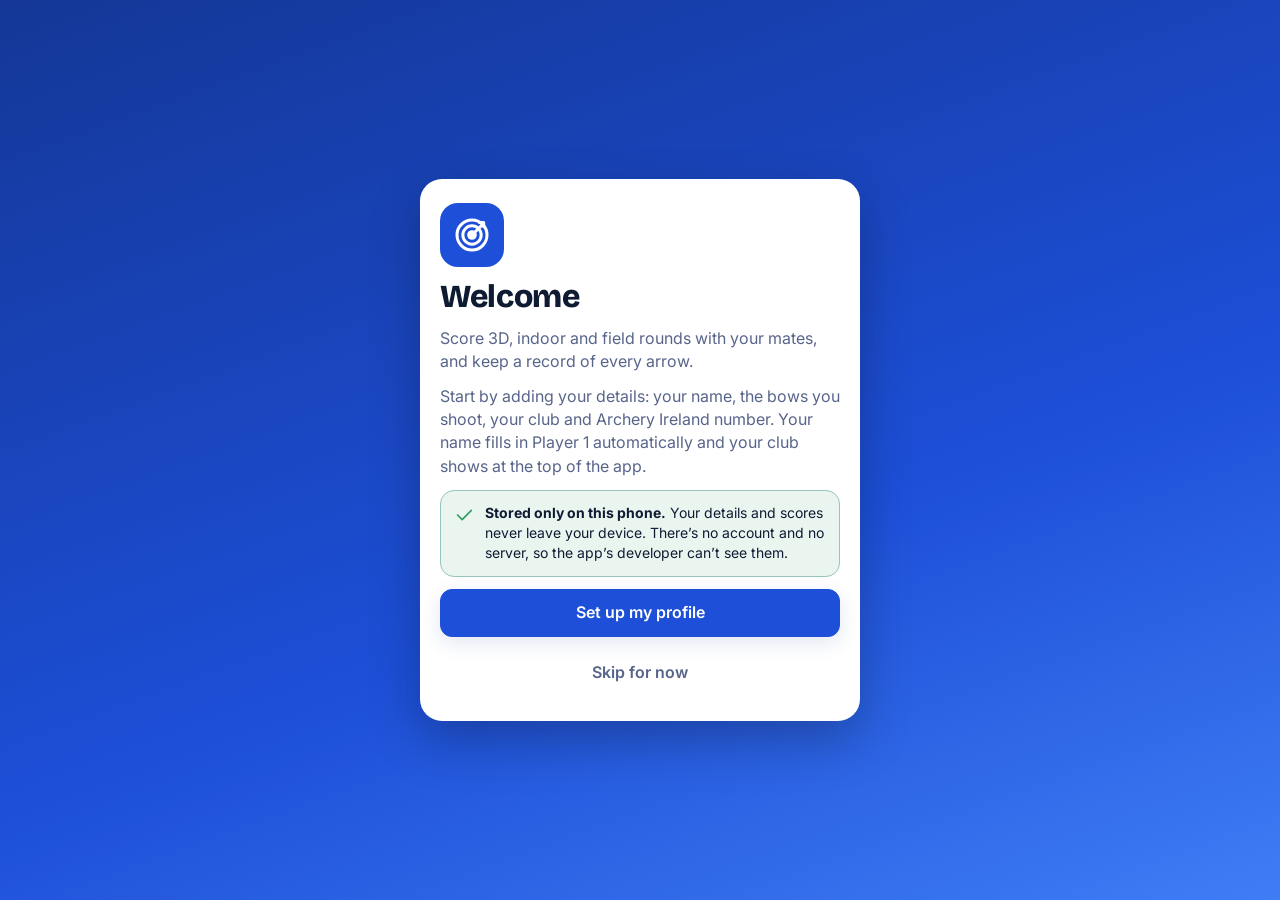
<file: index.html>
<!doctype html>
<html lang="en">
<head>
<meta charset="utf-8">
<meta name="viewport" content="width=device-width, initial-scale=1, viewport-fit=cover">
<meta name="theme-color" content="#1d4fd8">
<title>Archery App</title>
<meta name="application-name" content="Archery App">
<meta name="apple-mobile-web-app-title" content="Archery App">
<meta name="apple-mobile-web-app-capable" content="yes">
<meta name="mobile-web-app-capable" content="yes">
<meta name="description" content="Free offline archery scoring: 3D, indoor and field rounds, club games, sight mark charts and progress. Your data stays on your phone.">
<link rel="manifest" href="manifest.webmanifest">
<link rel="apple-touch-icon" href="icon.png">
<link rel="stylesheet" href="src/app.css">
</head>
<body>
<div id="app"></div>
<script type="module" src="src/app.js"></script>
<script>
if ('serviceWorker' in navigator) navigator.serviceWorker.register('sw.js').catch(() => {});
</script>
</body>
</html>
</file>
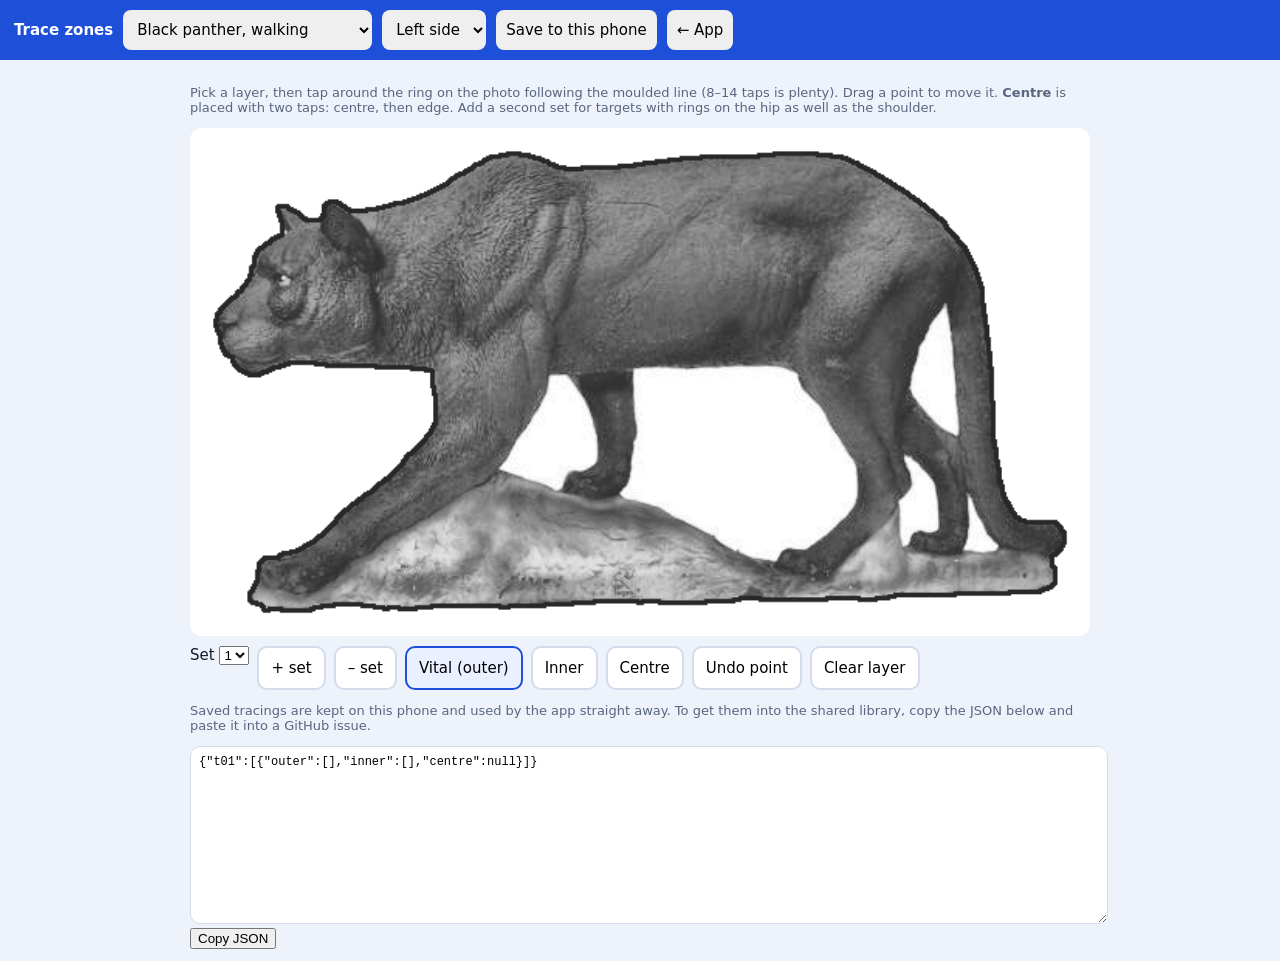
<file: tools/trace.html>
<!doctype html>
<html lang="en"><head><meta charset="utf-8"><meta name="viewport" content="width=device-width,initial-scale=1">
<title>Trace zones · Archery App</title>
<style>
body{margin:0;font:15px system-ui;background:#eef2fa;color:#121a2e}
.bar{background:#1d4fd8;color:#fff;padding:10px 14px;display:flex;gap:10px;align-items:center;flex-wrap:wrap}
.bar select,.bar button{min-height:40px;border-radius:8px;border:0;padding:0 10px;font:inherit}
.wrap{padding:12px;max-width:900px;margin:0 auto}
.stage{position:relative;background:#fff;border-radius:12px;overflow:hidden;touch-action:none;user-select:none}
.stage img{display:block;width:100%;pointer-events:none}
.stage svg{position:absolute;inset:0;width:100%;height:100%}
.stage svg *{vector-effect:non-scaling-stroke}
.vital{fill:#4a8de0;fill-opacity:.35;stroke:#222;stroke-width:1}.inner{fill:#e0494a;fill-opacity:.4;stroke:#222;stroke-width:1}.centre{fill:#f2c94c;fill-opacity:.6;stroke:#222;stroke-width:1}
.pt{fill:#fff;stroke:#111;stroke-width:1.5}.pt.active{fill:#1d4fd8}
.tools{display:flex;gap:8px;flex-wrap:wrap;margin:10px 0}
.tools button{min-height:44px;border-radius:10px;border:2px solid #d3dbec;background:#fff;padding:0 12px;font:inherit}
.tools button.on{border-color:#1d4fd8;background:#eaf0ff}
textarea{width:100%;height:160px;font:12px ui-monospace,monospace;border-radius:10px;border:1px solid #d3dbec;padding:8px}
.hint{color:#5a6680;font-size:13px}
</style></head><body>
<div class="bar"><b>Trace zones</b>
  <select id="target"></select><select id="face"></select>
  <button id="save">Save to this phone</button><button id="back" onclick="location.href='../index.html'">← App</button></div>
<div class="wrap">
  <p class="hint">Pick a layer, then tap around the ring on the photo following the moulded line (8–14 taps is plenty). Drag a point to move it. <b>Centre</b> is placed with two taps: centre, then edge. Add a second set for targets with rings on the hip as well as the shoulder.</p>
  <div class="stage" id="stage"><img id="img" alt=""><svg id="svg" viewBox="0 0 100 100" preserveAspectRatio="none"></svg></div>
  <div class="tools">
    <span>Set <select id="set"></select></span><button id="addset">+ set</button><button id="delset">– set</button>
    <button data-layer="outer" class="on">Vital (outer)</button><button data-layer="inner">Inner</button><button data-layer="centre">Centre</button>
    <button id="undo">Undo point</button><button id="clear">Clear layer</button>
  </div>
  <p class="hint">Saved tracings are kept on this phone and used by the app straight away. To get them into the shared library, copy the JSON below and paste it into a GitHub issue.</p>
  <textarea id="out" readonly></textarea>
  <button id="copy">Copy JSON</button>
</div>
<script type="module">
const $=s=>document.querySelector(s);
const LIB=await fetch('../targets/targets.json').then(r=>r.json());
const local=JSON.parse(localStorage.getItem('wa.zones.local')||'{}');
let T=LIB.targets[0],F=T.faces[0],setI=0,layer='outer',drag=null;
function sets(){ const k=F.id; if(!local[k]) local[k]=structuredClone(F.sets||[]); if(!local[k].length) local[k].push({outer:[],inner:[],centre:null}); return local[k]; }
function fillSelects(){ $('#target').innerHTML=LIB.targets.map(t=>`<option value="${t.id}" ${t.id===T.id?'selected':''}>${t.name}</option>`).join('');
  $('#face').innerHTML=T.faces.map(f=>`<option value="${f.id}" ${f.id===F.id?'selected':''}>${f.label}</option>`).join('');
  $('#set').innerHTML=sets().map((_,i)=>`<option value="${i}" ${i===setI?'selected':''}>${i+1}</option>`).join(''); }
function path(p){const n=p.length;if(n<3)return'';let d=`M${p[0][0]},${p[0][1]}`;for(let i=0;i<n;i++){const a=p[(i-1+n)%n],b=p[i],c=p[(i+1)%n],e=p[(i+2)%n];d+=` C${b[0]+(c[0]-a[0])/6},${b[1]+(c[1]-a[1])/6} ${c[0]-(e[0]-b[0])/6},${c[1]-(e[1]-b[1])/6} ${c[0]},${c[1]}`;}return d+'Z';}
function draw(){ $('#img').src='../'+F.photo; const svg=$('#svg'); let s='';
  sets().forEach((st,i)=>{ const act=i===setI; if(st.outer?.length>2) s+=`<path class="vital" d="${path(st.outer)}"/>`; if(st.inner?.length>2) s+=`<path class="inner" d="${path(st.inner)}"/>`; if(st.centre) s+=`<ellipse class="centre" cx="${st.centre.cx}" cy="${st.centre.cy}" rx="${st.centre.rx}" ry="${st.centre.ry}"/>`;
    if(act&&layer!=='centre') (st[layer]||[]).forEach((p,j)=>s+=`<circle class="pt ${j===(st[layer].length-1)?'active':''}" data-j="${j}" cx="${p[0]}" cy="${p[1]}" r="1.3"/>`); });
  svg.innerHTML=s; $('#out').value=JSON.stringify({[F.id]:sets()},null,0); fillSelects(); }
function pos(e){const r=$('#stage').getBoundingClientRect();const t=e.touches?e.touches[0]:e;return [Math.round((t.clientX-r.left)/r.width*1000)/10,Math.round((t.clientY-r.top)/r.height*1000)/10];}
let pendingCentre=null;
$('#stage').addEventListener('pointerdown',e=>{ const st=sets()[setI]; const [x,y]=pos(e);
  if(e.target.classList.contains('pt')){drag=+e.target.dataset.j;return;}
  if(layer==='centre'){ if(!pendingCentre){pendingCentre=[x,y];st.centre={cx:x,cy:y,rx:1,ry:1};} else {const dx=Math.abs(x-pendingCentre[0]),dy=Math.abs(y-pendingCentre[1]);const r=Math.max(dx,dy,0.8);st.centre={cx:pendingCentre[0],cy:pendingCentre[1],rx:Math.max(dx,0.8),ry:Math.max(dy,0.8)};if(dx<0.5||dy<0.5){st.centre.rx=r;st.centre.ry=r*0.85;}pendingCentre=null;} }
  else { st[layer]=st[layer]||[]; st[layer].push([x,y]); }
  draw(); });
$('#stage').addEventListener('pointermove',e=>{ if(drag==null)return; const st=sets()[setI]; st[layer][drag]=pos(e); draw(); });
window.addEventListener('pointerup',()=>drag=null);
document.querySelectorAll('[data-layer]').forEach(b=>b.onclick=()=>{layer=b.dataset.layer;pendingCentre=null;document.querySelectorAll('[data-layer]').forEach(x=>x.classList.toggle('on',x===b));draw();});
$('#undo').onclick=()=>{const st=sets()[setI]; if(layer==='centre'){st.centre=null;pendingCentre=null;} else st[layer]?.pop(); draw();};
$('#clear').onclick=()=>{const st=sets()[setI]; if(layer==='centre')st.centre=null; else st[layer]=[]; draw();};
$('#addset').onclick=()=>{sets().push({outer:[],inner:[],centre:null});setI=sets().length-1;draw();};
$('#delset').onclick=()=>{if(sets().length>1){sets().splice(setI,1);setI=0;draw();}};
$('#set').onchange=e=>{setI=+e.target.value;draw();};
$('#target').onchange=e=>{T=LIB.targets.find(t=>t.id===e.target.value);F=T.faces[0];setI=0;draw();};
$('#face').onchange=e=>{F=T.faces.find(f=>f.id===e.target.value);setI=0;draw();};
$('#save').onclick=()=>{localStorage.setItem('wa.zones.local',JSON.stringify(local));alert('Saved on this phone. The app will use these zones.');};
$('#copy').onclick=async()=>{try{await navigator.clipboard.writeText($('#out').value);alert('Copied');}catch{ $('#out').select(); }};
draw();
</script></body></html>
</file>
<file: src/app.css>
@import url('https://fonts.googleapis.com/css2?family=Bricolage+Grotesque:opsz,wght@12..96,500;12..96,700;12..96,800&family=Inter:wght@400;500;600&display=swap');
/* Identity: a 3D course in the woods. Deep "peg blue" brand, sky/mist surfaces, the four peg colours as accents,
   animal cut-outs as artwork, and a chunky display face. */
:root{
  --bg:#e9eff8;--bg2:#dfe7f4;--panel:#ffffff;--fg:#0f1b33;--muted:#58658a;--line:#cfd9ec;
  --brand:#1d4fd8;--brand-deep:#123aa6;--accent:#1d4fd8;--brand-text:#1d4fd8;--danger:#b3261e;--danger-fill:#b3261e;--brand-ink:#fff;--sky:#bcd4ff;
  --peg-red:#e0494a;--peg-blue:#2f6fe0;--peg-white:#f6f7fb;--peg-yellow:#f2c94c;
  --centre:#f2c94c;--inner:#e0494a;--vital:#4a8de0;--body:#8a93a8;
  --ok:#2f9e62;
  --display:"Bricolage Grotesque",Inter,system-ui,sans-serif;--body-font:Inter,system-ui,-apple-system,Segoe UI,Roboto,sans-serif;
  --tap:48px;--r:16px;--shadow:0 6px 20px rgba(18,58,166,.10);
}
@media (prefers-color-scheme:dark){:root:not([data-theme="light"]){--danger:#ff8a80;--bg:#0c1426;--bg2:#101b33;--panel:#172442;--fg:#e8eefc;--muted:#9cabd0;--line:#26365c;--brand:#3b6ff0;--brand-deep:#1d4fd8;--sky:#1e3a7a;--shadow:0 6px 20px rgba(0,0,0,.35);color-scheme:dark}}
:root[data-theme="dark"]{--danger:#ff8a80;--bg:#0c1426;--bg2:#101b33;--panel:#172442;--fg:#e8eefc;--muted:#9cabd0;--line:#26365c;--brand:#3b6ff0;--brand-deep:#1d4fd8;--sky:#1e3a7a;--shadow:0 6px 20px rgba(0,0,0,.35);color-scheme:dark}
:root[data-theme="light"]{color-scheme:light}
*{box-sizing:border-box;-webkit-tap-highlight-color:transparent}
html,body{margin:0;min-height:100%}
body{background:var(--bg);color:var(--fg);font:16px/1.45 var(--body-font);padding-top:env(safe-area-inset-top);padding-bottom:env(safe-area-inset-bottom)}
button,input,select,textarea{font:inherit}
button{cursor:pointer;border:1px solid var(--line);background:var(--panel);color:var(--fg);border-radius:12px;min-height:var(--tap);padding:0 14px;font-weight:600}
button.primary{background:var(--brand);color:var(--brand-ink);border-color:var(--brand);box-shadow:var(--shadow)}
button.ghost{background:transparent;border-color:transparent;color:var(--muted)}
button:disabled{opacity:.45}
input,select{min-height:var(--tap);border:1px solid var(--line);border-radius:12px;padding:0 12px;background:var(--panel);color:var(--fg);width:100%}
h1,h2,h3{margin:0;line-height:1.1;font-family:var(--display)}
h1{font-size:30px;font-weight:800;letter-spacing:-.01em}
h2{font-size:22px;font-weight:700}
h3{font-size:13px;color:var(--muted);font-weight:700;text-transform:uppercase;letter-spacing:.1em;font-family:var(--body-font)}
.ic{display:inline-flex;width:22px;height:22px;flex:none;vertical-align:middle}.ic svg{width:100%;height:100%}
.ic.lg{width:30px;height:30px}.ic.xl{width:40px;height:40px}
/* top bar */
.topbar{position:sticky;top:0;z-index:5;background:linear-gradient(180deg,var(--brand-deep),var(--brand));color:#fff;display:flex;align-items:center;gap:8px;padding:10px 12px;min-height:60px;box-shadow:0 2px 12px rgba(0,0,0,.15)}
.topbar button{background:rgba(255,255,255,.12);border:0;color:#fff;min-height:40px;width:40px;padding:0;border-radius:10px;display:inline-flex;align-items:center;justify-content:center}
.topbar .title{flex:1;font-family:var(--display);font-weight:700;font-size:19px;line-height:1.1}
.topbar .sub{font-size:12px;opacity:1;font-weight:500;font-family:var(--body-font)}
.page{padding:14px 16px 96px;max-width:720px;margin:0 auto;display:flex;flex-direction:column;gap:14px}
.card{background:var(--panel);border:1px solid var(--line);border-radius:var(--r);padding:14px;display:flex;flex-direction:column;gap:10px}
.row{display:flex;gap:10px;align-items:center;flex-wrap:wrap}.row>*{flex:1}
.grid{display:grid;gap:10px}.grid.c2{grid-template-columns:1fr 1fr}.grid.c3{grid-template-columns:1fr 1fr 1fr}
.tile{min-height:72px;display:flex;flex-direction:column;align-items:center;justify-content:center;gap:4px;text-align:center;padding:12px 10px;border-radius:var(--r);font-weight:700;font-family:var(--display);font-size:17px}
.tile small{font-weight:500;color:var(--muted);font-size:12px;font-family:var(--body-font)}
.tile img{height:64px;max-width:100%;object-fit:contain}
.tile .ic{color:var(--brand-text)}
.pill{display:inline-block;padding:3px 10px;border-radius:999px;font-size:12px;font-weight:600;background:var(--bg2)}
.muted{color:var(--muted)}
.big{font-size:34px;font-weight:800;letter-spacing:-.02em;font-variant-numeric:tabular-nums;font-family:var(--display)}
.bottombar{position:fixed;left:0;right:0;bottom:0;background:var(--panel);border-top:1px solid var(--line);padding:10px 16px calc(10px + env(safe-area-inset-bottom));display:flex;gap:10px;z-index:5}
.bottombar>*{flex:1}
.list{display:flex;flex-direction:column;gap:8px}
.item{display:flex;align-items:center;gap:10px;padding:10px 12px;border:1px solid var(--line);border-radius:14px;background:var(--panel)}
.item .n{width:32px;height:32px;border-radius:50%;background:var(--brand);color:#fff;display:flex;align-items:center;justify-content:center;font-weight:800;font-size:14px;flex:none;font-family:var(--display)}
.item .t{flex:1;min-width:0}.item .t small{display:block;color:var(--muted)}
/* HOME hero */
.hero{position:relative;overflow:hidden;border-radius:22px;background:linear-gradient(160deg,var(--brand-deep) 0%,var(--brand) 55%,var(--accent) 100%);color:#fff;padding:22px 18px 18px;min-height:220px;box-shadow:var(--shadow)}
.hero::before{content:"";position:absolute;inset:auto -20% -55% -20%;height:70%;background:radial-gradient(ellipse at 50% 100%,rgba(255,255,255,.22),transparent 60%)}
.hero .rings{position:absolute;right:-40px;top:-40px;width:220px;height:220px;opacity:.18}
.hero .rings circle{fill:none;stroke:#fff;stroke-width:2}
.hero h1{font-size:34px;color:#fff;max-width:14ch}
.hero p{margin:6px 0 0;opacity:1;max-width:30ch;font-size:14px}
.hero .animals{display:flex;gap:6px;margin-top:14px;align-items:flex-end;height:72px;overflow:hidden}
.hero .animals img{height:72px;width:auto;filter:brightness(0) invert(1);opacity:.92;flex:none}
.cta{display:flex;align-items:center;gap:14px;background:var(--panel);border-radius:18px;padding:14px 16px;border:1px solid var(--line);box-shadow:var(--shadow);text-align:left;min-height:84px}
.cta .ic{color:var(--brand-text)}
.cta b{font-family:var(--display);font-size:20px;font-weight:800;display:block}
.cta small{color:var(--muted)}
.pegs{display:flex;gap:6px}.pegs i{width:10px;height:22px;border-radius:3px 3px 1px 1px;display:inline-block}
.pegs .r{background:var(--peg-red)}.pegs .b{background:var(--peg-blue)}.pegs .w{background:var(--peg-white);border:1px solid #bbb}.pegs .y{background:var(--peg-yellow)}
.stats{display:grid;grid-template-columns:repeat(3,1fr);gap:10px}
.stat{background:var(--panel);border:1px solid var(--line);border-radius:14px;padding:10px 12px}
.stat .v{font-family:var(--display);font-weight:800;font-size:24px;line-height:1;font-variant-numeric:tabular-nums}
.stat .k{font-size:11px;color:var(--muted);text-transform:uppercase;letter-spacing:.08em;font-weight:600;margin-top:4px}
/* games picker cards */
textarea{border:1px solid var(--line);border-radius:12px;padding:10px 12px;background:var(--panel);color:var(--fg);width:100%;resize:vertical;min-height:72px}
.goalbar{display:flex;gap:10px;align-items:flex-start;padding:10px 12px;border-radius:12px;background:color-mix(in srgb,var(--brand) 10%,var(--panel));border:1px solid color-mix(in srgb,var(--brand) 40%,var(--line))}
.goalbar .ic{color:var(--brand-text);flex:none;margin-top:2px}
.goalbar small{display:block;font-size:11px;font-weight:700;letter-spacing:.06em;text-transform:uppercase;color:var(--muted)}
.goalbar span{display:block;font-size:14px;overflow-wrap:anywhere}
.gamecard{display:flex;gap:12px;align-items:center;padding:12px;border:2px solid var(--line);border-radius:16px;background:var(--panel);cursor:pointer}
.gamecard.on{border-color:var(--brand);background:color-mix(in srgb,var(--brand) 8%,var(--panel))}
.gamecard .ic{color:var(--brand-text)}
.gamecard b{font-family:var(--display);font-size:17px;display:block}
.gamecard small{color:var(--muted)}
.gamecard .chk{margin-left:auto;width:26px;height:26px;border-radius:50%;border:2px solid var(--line);display:flex;align-items:center;justify-content:center;color:#fff;flex:none}
.gamecard.on .chk{background:var(--brand);border-color:var(--brand)}
.gamecard.on .chk .ic{color:#fff;width:16px;height:16px}
.seg{display:flex;border:1px solid var(--line);border-radius:12px;overflow:hidden}
.seg button{flex:1;border:0;border-radius:0;min-height:44px}
.seg button.on{background:var(--brand);color:#fff}
/* diagram */
.diagram{position:relative;width:100%;background:#fff;border-radius:var(--r);overflow:hidden;border:1px solid var(--line)}
.diagram .stage{position:relative}
.diagram img{display:block;width:100%;height:auto}
.diagram svg{position:absolute;inset:0;width:100%;height:100%}
.diagram .z-vital{fill:var(--vital);fill-opacity:.42;stroke:#222;stroke-width:.6}
.diagram .z-inner{fill:var(--inner);fill-opacity:.5;stroke:#222;stroke-width:.6}
.diagram .z-centre{fill:var(--centre);fill-opacity:.7;stroke:#222;stroke-width:.6}
.diagram .arrow{fill:#111;stroke:#fff;stroke-width:.5}
.legend{display:flex;flex-wrap:wrap;justify-content:center;gap:6px 14px;padding:8px 10px;border-top:1px solid var(--line);background:#f6f8fc;font-size:12px;font-weight:600;color:#222}
.legend i{display:inline-block;width:12px;height:12px;border-radius:3px;margin-right:6px;vertical-align:-1px;border:1px solid #444}
.notrace{padding:6px 10px;font-size:12px;color:#555;background:#f6f8fc;text-align:center}
.zones{display:grid;grid-template-columns:repeat(5,minmax(0,1fr));gap:6px}
.zones button{min-height:66px;border:0;display:flex;flex-direction:column;align-items:center;justify-content:center;gap:0;padding:6px 2px;font-family:var(--display);color:#fff;box-shadow:inset 0 -3px 0 rgba(0,0,0,.18)}
.zones button b{font-size:26px;line-height:1;font-weight:800}
.zones button small{font-weight:600;font-size:11px;opacity:.95;font-family:var(--body-font);text-transform:uppercase;letter-spacing:.04em;margin-top:3px}
.zones .centre{background:var(--centre);color:#1a1a1a}.zones .inner{background:var(--inner)}.zones .vital{background:var(--vital)}.zones .body{background:var(--body)}.zones .miss{background:#3a3f4d}
.zones button:active{transform:translateY(2px);box-shadow:none}
.player{display:flex;align-items:center;gap:8px;padding:8px 0;border-top:1px solid var(--line)}.player:first-child{border-top:0}
.player .name{flex:1;font-weight:700}
.player .arrows{display:flex;gap:4px}
.player .arrows span{width:30px;height:30px;border-radius:8px;display:flex;align-items:center;justify-content:center;font-size:12px;font-weight:800;background:var(--bg2)}
.player .score{min-width:40px;text-align:right;font-weight:800;font-variant-numeric:tabular-nums;font-family:var(--display);font-size:20px}
table{width:100%;border-collapse:collapse;font-variant-numeric:tabular-nums}
td,th{padding:8px 6px;border-bottom:1px solid var(--line);text-align:left}
th{font-size:11px;color:var(--muted);text-transform:uppercase;letter-spacing:.06em}
td.num,th.num{text-align:right}
.crown{color:var(--centre)}
.search{position:sticky;top:60px;z-index:4;background:var(--bg);padding:6px 0}
.toast{position:fixed;left:50%;bottom:96px;transform:translateX(-50%);background:#111;color:#fff;padding:10px 16px;border-radius:18px;max-width:calc(100vw - 32px);width:max-content;text-align:center;pointer-events:none;font-size:14px;z-index:9;opacity:0;transition:opacity .2s}
.toast.show{opacity:1}
/* progress */
.spark{width:100%;height:120px;display:block}
.spark .grid{stroke:var(--line);stroke-width:1}
.spark .line{fill:none;stroke:var(--brand);stroke-width:2.5;stroke-linejoin:round;stroke-linecap:round}
.spark .area{fill:var(--brand);fill-opacity:.12}
.spark .dot{fill:var(--brand);stroke:var(--panel);stroke-width:2}
.spark text{font-size:10px;fill:var(--muted)}
.bars{display:flex;gap:4px;height:14px;border-radius:7px;overflow:hidden;background:var(--bg2)}
.bars i{display:block;height:100%}
.delta{font-weight:700}.delta.up{color:var(--ok)}.delta.down{color:var(--danger)}
@media (prefers-reduced-motion:no-preference){.hero .animals img{animation:drift 14s linear infinite}@keyframes drift{from{transform:translateX(0)}to{transform:translateX(-6px)}}}

/* settings points table: fits a phone, no sideways scroll */
.pts{table-layout:fixed}
.pts td,.pts th{padding:6px 4px}
.pts th:first-child,.pts td:first-child{width:38%}
.pts input{width:100%;min-height:44px;padding:0 6px;text-align:right;font-weight:700;font-variant-numeric:tabular-nums}
.zdot{display:inline-block;width:10px;height:10px;border-radius:50%;margin-right:8px;vertical-align:-1px;border:1px solid rgba(0,0,0,.25)}

.player.up{background:color-mix(in srgb,var(--brand) 10%,var(--panel));margin:0 -14px;padding:8px 14px;border-radius:12px}
.player .ord{width:22px;height:22px;border-radius:50%;background:var(--bg2);color:var(--muted);font-size:12px;font-weight:800;display:flex;align-items:center;justify-content:center;flex:none}
.player.up .ord{background:var(--brand);color:#fff}
.player .upnow{display:inline-block;width:max-content;margin-top:2px;padding:1px 7px;border-radius:999px;background:var(--brand);font-size:11px;color:#fff;font-weight:700;text-transform:uppercase;letter-spacing:.06em}

/* round-in-progress card */
.live{background:var(--panel);border:1px solid var(--line);border-radius:var(--r);padding:14px;display:flex;flex-direction:column;gap:12px;box-shadow:var(--shadow);position:relative;overflow:hidden}
.live::before{content:"";position:absolute;left:0;top:0;bottom:0;width:5px;background:linear-gradient(var(--peg-red),var(--peg-blue),var(--peg-yellow))}
.live-head{display:flex;align-items:center;gap:12px}
.live-badge{width:48px;height:48px;border-radius:14px;background:var(--brand);color:#fff;display:flex;align-items:center;justify-content:center;flex:none}
.live-badge .ic{color:#fff}
.live-title{font-family:var(--display);font-weight:800;font-size:19px;line-height:1.1}
.live-sub{color:var(--muted);font-size:13px;margin-top:2px}
.live-dot{width:10px;height:10px;border-radius:50%;background:var(--ok);box-shadow:0 0 0 4px color-mix(in srgb,var(--ok) 25%,transparent);flex:none}
@media (prefers-reduced-motion:no-preference){.live-dot{animation:pulse 1.6s ease-in-out infinite}@keyframes pulse{0%,100%{box-shadow:0 0 0 3px color-mix(in srgb,var(--ok) 30%,transparent)}50%{box-shadow:0 0 0 7px color-mix(in srgb,var(--ok) 0%,transparent)}}}
.live-players{display:flex;gap:6px;flex-wrap:wrap}
.live-players .pill{background:color-mix(in srgb,var(--brand) 12%,var(--panel));color:var(--fg)}
.live-prog{display:flex;align-items:center;gap:10px;font-size:13px;color:var(--muted)}
.live-prog .bar{flex:1;height:8px;border-radius:4px;background:var(--bg2);overflow:hidden}
.live-prog .bar i{display:block;height:100%;background:var(--brand);border-radius:4px}

.rowbtns{display:flex;gap:0;flex:none}
.rowbtns button{min-height:40px;width:32px;padding:0}

/* pegs */
.pegdot{display:inline-block;width:10px;height:10px;border-radius:50%;vertical-align:-1px;margin-right:4px;border:1px solid rgba(0,0,0,.25)}
.peg-red{background:var(--peg-red)}.peg-blue{background:var(--peg-blue)}.peg-white{background:var(--peg-white)}.peg-yellow{background:var(--peg-yellow)}
.pegsum{display:flex;flex-wrap:wrap;gap:4px 10px;font-size:12px;color:var(--muted);margin-top:2px}
.pegedit{display:flex;flex-direction:column;gap:8px;margin-top:8px;padding-top:10px;border-top:1px solid var(--line)}
.pegrow{display:grid;grid-template-columns:14px 56px 1fr 1fr;align-items:center;gap:8px}
.pegrow .pegname{font-weight:600;font-size:14px}
.pegrow input{min-height:42px}
.rowbtns button.on{color:var(--brand-text)}

.rowtap{display:flex;align-items:center;gap:10px;flex:1;min-width:0;cursor:pointer}

/* profile */
.avatar{width:40px;height:40px;border-radius:50%!important;padding:0!important;overflow:hidden;background:rgba(0,0,0,.22)!important;color:#fff;font-weight:800;font-family:var(--display);display:inline-flex;align-items:center;justify-content:center;border:2px solid rgba(255,255,255,.6)!important}
.avatar img{width:100%;height:100%;object-fit:cover;display:block}
.avatar.xl{width:112px;height:112px;border:3px solid var(--brand)!important;background:var(--bg2)!important;color:var(--brand-text);cursor:pointer}
.fld{display:flex;flex-direction:column;gap:4px}.fld>span{font-size:12px;font-weight:600;color:var(--muted);text-transform:uppercase;letter-spacing:.06em}
.pb{display:flex;align-items:center;gap:10px;padding:8px 0;border-top:1px solid var(--line)}
.pb b{display:block;font-size:14px}.pb small{color:var(--muted);font-size:12px}
.pbk{width:34px;height:34px;border-radius:10px;background:color-mix(in srgb,var(--brand) 12%,var(--panel));color:var(--brand-text);display:flex;align-items:center;justify-content:center;flex:none}
.pbv{font-family:var(--display);font-weight:800;font-size:22px;text-align:right;flex:none}.pbv small{display:block;font-family:var(--body-font);font-weight:500}
/* discipline cards */
.disc{display:flex;align-items:center;gap:14px;text-align:left;padding:14px;border-radius:18px;min-height:76px;box-shadow:var(--shadow)}
.disc b{display:block;font-family:var(--display);font-size:20px;font-weight:800}.disc small{color:var(--muted);font-weight:500;font-size:13px}
.disc-ic{width:48px;height:48px;border-radius:14px;background:var(--brand);color:#fff;display:flex;align-items:center;justify-content:center;flex:none}.disc-ic .ic{color:#fff}
.disc-go{color:var(--muted);transform:scaleX(-1);flex:none}
/* target faces */
.face{display:block;max-width:100%;height:auto;touch-action:manipulation;user-select:none}
.facewrap{background:var(--panel);border:1px solid var(--line);border-radius:var(--r);padding:10px;display:flex;flex-direction:column;align-items:center;gap:6px}
.facewrap .face{width:min(100%,360px)}
.facepreview{display:flex;align-items:center;gap:14px}
.tset{display:grid;grid-template-columns:auto 1fr;gap:10px 12px;align-items:center}
.tset>span{font-size:13px;font-weight:600;color:var(--muted)}
.seg.wrap{flex-wrap:wrap}.seg.wrap button{min-width:56px;padding:0 8px}
.stepper{display:flex;align-items:center;gap:0;border:1px solid var(--line);border-radius:12px;overflow:hidden;width:max-content}
.stepper button{border:0;border-radius:0;width:48px;font-size:22px}.stepper b{min-width:44px;text-align:center;font-family:var(--display);font-size:20px}
.vbtns{display:grid;gap:6px;grid-template-columns:repeat(6,minmax(0,1fr))}
.vbtns.n5{grid-template-columns:repeat(5,minmax(0,1fr))}.vbtns.n6{grid-template-columns:repeat(6,minmax(0,1fr))}.vbtns.n7{grid-template-columns:repeat(7,minmax(0,1fr))}.vbtns.n8{grid-template-columns:repeat(4,minmax(0,1fr))}.vbtns.n11{grid-template-columns:repeat(6,minmax(0,1fr))}
.vbtn{min-height:52px;min-width:0;padding:0;border:0;font-family:var(--display);font-size:20px;font-weight:800;color:#111;box-shadow:inset 0 -3px 0 rgba(0,0,0,.18)}
.vbtn:active{transform:translateY(2px);box-shadow:none}
.vx,.v10,.v9{background:#f6d23c}.v8,.v7{background:#e2483d;color:#fff}.v6,.v5{background:#3aa3e8;color:#0f1b33}.v4,.v3{background:#22252b;color:#fff}.v2,.v1{background:#fff;border:1px solid #bbb}.vm{background:#6b7280;color:#fff}
.player .arrows span.vc{border:0}
.endgrid{display:grid;gap:4px 8px;font-variant-numeric:tabular-nums;font-size:14px;text-align:center}
.endgrid span{padding:4px 0;border-radius:6px;cursor:pointer}.endgrid span:not(.muted):hover{background:var(--bg2)}

.sch-spot .v6{background:#3aa3e8;color:#0f1b33}
.sch-wafield .vx,.sch-wafield .v6,.sch-wafield .v5{background:#f6d23c;color:#111}
.sch-wafield .v4,.sch-wafield .v3,.sch-wafield .v2,.sch-wafield .v1{background:#22252b;color:#fff;border:0}
.sch-ifaa .vx{background:#fff;color:#111;border:1px solid #bbb}.sch-ifaa .v5,.sch-ifaa .v3{background:#22252b;color:#fff}.sch-ifaa .v4{background:#fff;color:#111;border:1px solid #bbb}

.bowsel{flex:0 0 120px;width:120px;padding:0 8px;font-size:14px}
.bowtag{display:inline-block;font-size:11px;font-weight:700;color:var(--muted);text-transform:uppercase;letter-spacing:.05em;margin-left:6px}
.player .name .bowtag{display:block;margin-left:0}
.sch-wa10c .v10,.sch-spotc .v10{background:#f6d23c;color:#111}

/* coloured arrow chips on the indoor/field score rows */
.player .arrows span.vc.vx,.player .arrows span.vc.v10,.player .arrows span.vc.v9{background:#f6d23c;color:#111}
.player .arrows span.vc.v8,.player .arrows span.vc.v7{background:#e2483d;color:#fff}
.player .arrows span.vc.v6,.player .arrows span.vc.v5{background:#3aa3e8;color:#0f1b33}
.player .arrows span.vc.v4,.player .arrows span.vc.v3{background:#22252b;color:#fff}
.player .arrows span.vc.v2,.player .arrows span.vc.v1{background:#fff;color:#111;box-shadow:inset 0 0 0 1px #bbb}
.player .arrows span.vc.vm{background:#6b7280;color:#fff}
.sch-wafield .player .arrows span.vc.v6,.sch-wafield .player .arrows span.vc.v5{background:#f6d23c;color:#111}
.sch-wafield .player .arrows span.vc.v4,.sch-wafield .player .arrows span.vc.v3,.sch-wafield .player .arrows span.vc.v2,.sch-wafield .player .arrows span.vc.v1{background:#22252b;color:#fff;box-shadow:none}
.sch-ifaa .player .arrows span.vc.v5,.sch-ifaa .player .arrows span.vc.v3{background:#22252b;color:#fff}.sch-ifaa .player .arrows span.vc.vx,.sch-ifaa .player .arrows span.vc.v4{background:#fff;color:#111;box-shadow:inset 0 0 0 1px #bbb}
.sch-spot .player .arrows span.vc.v6{background:#3aa3e8;color:#0f1b33}

.zones button{min-width:0}
.seg button{min-width:0}
.player .arrows span{flex:none}
@media (max-width:360px){.player .arrows span{width:26px;height:26px;font-size:11px}.bowsel{flex-basis:96px;width:96px}}

.bowgrid{display:grid;grid-template-columns:repeat(2,minmax(0,1fr));gap:8px}
.bowchip{display:flex;align-items:center;gap:8px;justify-content:flex-start;min-height:52px;min-width:0;padding:0 10px;border:2px solid var(--line);border-radius:14px;font-weight:700;text-transform:none;letter-spacing:0;font-size:15px;color:var(--fg)}
.bowchip .chk{width:24px;height:24px;border-radius:50%;border:2px solid var(--line);display:flex;align-items:center;justify-content:center;flex:none}
.bowchip.on{border-color:var(--brand);background:color-mix(in srgb,var(--brand) 8%,var(--panel))}
.bowchip.on .chk{background:var(--brand);border-color:var(--brand);color:#fff}.bowchip.on .chk .ic{width:15px;height:15px;color:#fff}
.bowlbl{min-width:0;overflow:hidden;text-overflow:ellipsis;white-space:nowrap}
@media (max-width:360px){.bowchip{font-size:14px;gap:6px;padding:0 8px}.bowchip .chk{width:20px;height:20px}}

a.tile.button{display:flex;text-decoration:none;color:var(--fg);background:var(--panel);border:1px solid var(--line)}
.grid.c2>:last-child:nth-child(odd){grid-column:span 2}

/* first-run welcome */
.welcome{min-height:100vh;display:flex;align-items:center;justify-content:center;padding-block:24px;padding-left:max(16px,env(safe-area-inset-left,0px));padding-right:max(16px,env(safe-area-inset-right,0px));background:linear-gradient(160deg,var(--brand-deep),var(--brand) 60%,#3f7df5)}
.welcome-card{background:var(--panel);border-radius:22px;padding:24px 20px;max-width:440px;width:100%;display:flex;flex-direction:column;gap:12px;box-shadow:0 20px 50px rgba(0,0,0,.25)}
.welcome-card h1{font-size:32px}
.welcome-card p{margin:0;color:var(--muted)}
.welcome-mark{width:64px;height:64px;border-radius:18px;background:var(--brand);color:#fff;display:flex;align-items:center;justify-content:center}.welcome-mark .ic{color:#fff}
.welcome-priv{display:flex;gap:10px;align-items:flex-start;background:color-mix(in srgb,var(--ok) 10%,var(--panel));border:1px solid color-mix(in srgb,var(--ok) 35%,var(--line));border-radius:14px;padding:12px;font-size:14px}
.welcome-priv .ic{color:var(--ok);flex:none;margin-top:1px}

/* ---- roomy option controls: label above, chips that never wrap mid-word ---- */
.optblock{display:flex;flex-direction:column;gap:8px;min-width:0}
.optlbl{font-size:12px;font-weight:700;color:var(--muted);text-transform:uppercase;letter-spacing:.08em}
.optpair{display:grid;grid-template-columns:repeat(2,minmax(0,1fr));gap:12px}
.chips{display:grid;gap:8px;grid-template-columns:repeat(4,minmax(0,1fr))}
.chips.c2{grid-template-columns:repeat(2,minmax(0,1fr))}.chips.c3{grid-template-columns:repeat(3,minmax(0,1fr))}.chips.c4{grid-template-columns:repeat(4,minmax(0,1fr))}
.chips button{min-height:48px;min-width:0;padding:0 6px;border:1.5px solid var(--line);border-radius:12px;background:var(--panel);font-weight:700;white-space:nowrap;overflow:hidden;text-overflow:ellipsis;font-variant-numeric:tabular-nums}
.chips button.on{background:var(--brand);border-color:var(--brand);color:#fff}
.chips button .pegdot{margin-right:6px}
.stepper{width:100%;justify-content:space-between}
.stepper button{flex:0 0 52px}
.seg button{white-space:nowrap}
@media (max-width:360px){.chips{gap:6px}.chips button{font-size:14px;padding:0 4px}}

/* icons in rows never stretch (fixes 'icon left, title far right' headings everywhere) */
.row>.ic{flex:0 0 auto}
.row>h3{flex:1}
/* player rows: name gets the room; on narrow phones bow/handicap drop to a second line */
.prow{flex-wrap:nowrap}
.prow>input:first-child{flex:1 1 auto;min-width:0}
.prow>button.ghost{flex:0 0 40px!important;padding:0}
@media (max-width:400px){
  .prow{flex-wrap:wrap;row-gap:6px}
  .prow>input:first-child{flex:1 1 calc(100% - 50px);order:1}
  .prow>button.ghost{order:2}
  .prow>.bowsel,.prow>input[type=number]{order:3;flex:1 1 100%!important;width:auto!important}
}
/* stepper fits half-width columns */
.stepper{display:flex;min-width:0}
.stepper button{flex:0 0 44px}
.stepper b{flex:1;min-width:0}

/* ---- narrow-phone polish, applied app-wide ---- */
.topbar .title{min-width:0}
.topbar .tt{display:-webkit-box;-webkit-line-clamp:2;-webkit-box-orient:vertical;overflow:hidden}
.topbar .sub{white-space:nowrap;overflow:hidden;text-overflow:ellipsis;display:block}
.bottombar button,.bottombar a{white-space:nowrap}
.card .row>button{white-space:nowrap}
@media (max-width:400px){
  /* course builder: name gets the full width, controls drop to their own line */
  .item .rowtap{flex:1 1 100%}
  .item .rowbtns{margin-left:auto}
  /* 3D zone buttons */
  .zones{gap:4px}.zones button{padding:4px 0}.zones button b{font-size:22px}.zones button small{font-size:9px;letter-spacing:0}
  /* bottom bars */
  .bottombar{gap:6px;padding-left:12px;padding-right:12px}.bottombar button{padding:0 10px;font-size:15px}
  .topbar .title{font-size:17px}
}

.setprof{display:flex;align-items:center;gap:12px;padding:12px 14px;border-radius:18px;min-height:72px;box-shadow:var(--shadow)}
.setprof b{display:block;font-family:var(--display);font-size:18px}.setprof small{color:var(--muted);font-weight:500}
.avatar.sm{width:48px;height:48px;flex:none;background:var(--brand)!important;color:#fff;border:0!important;font-size:16px}
.avatar.sm .ic{color:#fff}

/* achievements */
.ach{display:flex;gap:12px;align-items:center;padding:12px;border:1px solid var(--line);border-radius:16px;background:var(--panel)}
.ach .ach-ic{width:44px;height:44px;border-radius:12px;display:flex;align-items:center;justify-content:center;flex:none;background:color-mix(in srgb,var(--muted) 14%,var(--panel));color:var(--muted)}
.ach.on{border-color:color-mix(in srgb,var(--brand) 55%,var(--line))}
.ach.on .ach-ic{background:var(--brand);color:#fff}
.ach b{font-family:var(--display);font-size:16px;display:block}
.ach small{display:block;color:var(--muted);font-size:13px}
.ach small.ach-when{color:var(--brand-text);font-weight:600;font-size:12px;margin-top:2px}
.ach .chk{width:24px;height:24px;border-radius:50%;background:var(--brand);color:#fff;display:flex;align-items:center;justify-content:center;flex:none}
.ach .chk .ic{width:15px;height:15px;color:#fff}
.ach-prog{display:flex;align-items:center;gap:8px;margin-top:6px;font-size:12px;color:var(--muted)}
.ach-prog .bar{flex:1;height:6px;border-radius:3px;background:var(--line);overflow:hidden}
.ach-prog .bar i{display:block;height:100%;background:var(--brand)}
.ach-prog.big{font-size:15px;font-weight:700;color:var(--fg)}.ach-prog.big .bar{height:10px;border-radius:5px}

.tile.wide{grid-column:1/-1}
/* sight marks */
.sdist{text-align:center;padding:6px 0}.sdist .big{font-family:var(--display);font-size:64px;font-weight:800;line-height:1}.sdist .big small{font-size:24px;color:var(--muted)}
.scalls{display:flex;gap:8px;flex-wrap:wrap;justify-content:center}
.scalls .sc{width:40px;height:40px;border-radius:50%;border:2px dashed var(--line);display:flex;align-items:center;justify-content:center;font-weight:800;color:var(--muted)}
.scalls .sc.on{border:0;background:var(--brand);color:#fff}.scalls .sc.high,.scalls .sc.low{border:0;background:var(--danger-fill);color:#fff}
.stable{width:100%;border-collapse:collapse;font-size:15px}.stable th{text-align:left;font-size:12px;color:var(--muted);font-weight:600;padding:6px 8px}.stable td{padding:8px;border-top:1px solid var(--line)}.stable .num{text-align:right}.stable tr.m td{font-weight:800}
.smark input{min-width:0}

/* game rules sheet */
.sheet-bg{position:fixed;inset:0;background:rgba(8,12,24,.55);z-index:20;display:flex;align-items:flex-end;justify-content:center;animation:fadein .15s}
.sheet{background:var(--panel);color:var(--fg);width:100%;max-width:560px;border-radius:22px 22px 0 0;padding:20px 18px calc(18px + env(safe-area-inset-bottom));display:flex;flex-direction:column;gap:14px;max-height:85vh;overflow:auto}
.sheet h2{margin:0;font-family:var(--display);font-size:24px}
.sheet .sheet-ic{width:48px;height:48px;border-radius:14px;background:var(--brand);color:#fff;display:flex;align-items:center;justify-content:center;flex:none}
.sheet .sheet-ic .ic{color:#fff}
.rules{margin:0;padding-left:22px;display:flex;flex-direction:column;gap:8px;font-size:15px;line-height:1.4}
@keyframes fadein{from{opacity:0}to{opacity:1}}
.homehead{margin:10px 2px -4px}

/* profile, read-only view */
.pview{align-items:center;text-align:center}
.pview h2{margin:4px 0 0;font-family:var(--display)}
.pinfo{display:grid;grid-template-columns:1fr 1fr;gap:12px 14px;width:100%;margin:6px 0 2px;padding:14px;border-radius:14px;background:color-mix(in srgb,var(--muted) 10%,var(--panel));text-align:left;font-size:14px}
.pinfo .wide{grid-column:1/-1}.pinfo dt{color:var(--muted);font-weight:600;font-size:11px;text-transform:uppercase;letter-spacing:.05em;margin-bottom:2px}
.pinfo dd{margin:0;color:var(--muted);font-size:15px;overflow-wrap:break-word;word-break:break-word}
.pinfo dd.empty{font-style:italic}
.pview #pfEdit,.pview #pfSettings{width:100%}

/* home carousel */
.carousel{display:flex;flex-direction:column;gap:10px}
.heroes{display:flex;overflow-x:auto;scroll-snap-type:x mandatory;gap:12px;scrollbar-width:none;-webkit-overflow-scrolling:touch;align-items:stretch;border-radius:22px}
.heroes::-webkit-scrollbar{display:none}
.heroes .slide{flex:0 0 100%;scroll-snap-align:start;scroll-snap-stop:always}
.dots{display:flex;justify-content:center;gap:4px}
.dots .dot{width:28px;min-height:28px;padding:0;border:0;background:none;display:flex;align-items:center;justify-content:center}
.dots .dot::after{content:"";width:8px;height:8px;border-radius:50%;background:var(--line);transition:all .2s}
.dots .dot.on::after{width:22px;border-radius:4px;background:var(--brand)}
.hero .kicker{display:block;font-size:12px;font-weight:700;letter-spacing:.08em;text-transform:uppercase;opacity:1;position:relative}
.hero.alt{background:linear-gradient(160deg,#141f4d 0%,#25409e 60%,#3558c9 100%);cursor:pointer}
.hero.news{background:linear-gradient(160deg,#0a3042 0%,#11536a 60%,#146178 100%)}
.hero h1{position:relative}
.hs{display:flex;flex-direction:column;gap:8px;margin-top:12px;position:relative}
.hsrow{display:flex;align-items:baseline;gap:10px;padding:10px 12px;border-radius:12px;background:rgba(0,0,0,.2)}
.hsrow span{flex:1;min-width:0;font-size:14px;overflow:hidden;text-overflow:ellipsis;white-space:nowrap}
.hsrow b{font-family:var(--display);font-size:24px}.hsrow b small{font-size:13px;opacity:1;font-weight:600}
.hslast{display:flex;align-items:center;gap:8px;margin-top:12px;font-size:13px;opacity:1;position:relative}
.newslist{display:flex;flex-direction:column;gap:8px;margin-top:12px;position:relative}
.newsitem{display:block;padding:10px 12px;border-radius:12px;background:rgba(0,0,0,.2);color:#fff;text-decoration:none}
.newsitem b{display:block;font-size:14px;line-height:1.3}.newsitem small{opacity:1;font-size:12px}
.hero .newsbtn{margin-top:14px;position:relative;background:#fff;color:#0c3a4f;font-weight:700;display:flex;align-items:center;justify-content:center;min-height:var(--tap);border-radius:12px;text-decoration:none}

/* club colours picker */
.swgrid{display:grid;grid-template-columns:repeat(2,minmax(0,1fr));gap:8px}
.sw{display:flex;align-items:center;gap:8px;padding:8px 10px;border:2px solid var(--line);border-radius:12px;background:var(--panel);color:var(--fg);text-align:left;font-size:13px;font-weight:600;text-transform:none;letter-spacing:0;min-height:44px}
.sw.on{border-color:var(--brand);background:color-mix(in srgb,var(--brand) 8%,var(--panel))}
.swpair{display:inline-flex;flex:none}.swpair i{width:20px;height:20px;border-radius:50%;border:2px solid var(--panel);box-shadow:0 0 0 1px var(--line)}.swpair i+i{margin-left:-7px}
.swpair.sm{vertical-align:middle;margin-right:6px}.swpair.sm i{width:14px;height:14px}
.swcustom{gap:10px;align-items:center}.swcustom label{display:flex;flex-direction:column;align-items:center;gap:2px;flex:0 0 auto}
.swcustom input[type=color]{width:52px;height:40px;padding:2px;border-radius:10px;min-height:0}
.swcustom small{font-size:11px;text-transform:none;letter-spacing:0}

/* sight marks editing */
.stable tr.tap{cursor:pointer}.stable tr.tap:active td{background:color-mix(in srgb,var(--brand) 10%,var(--panel))}
.stable td.muted{font-size:13px;white-space:nowrap}
.topbar .tb-text{flex:0 0 auto;padding:0 16px;background:rgba(0,0,0,.2);color:#fff;border:0;font-weight:700}
.ghost.danger{color:var(--danger)}
.sheet-actions{display:grid;grid-template-columns:1fr 1fr;gap:10px}

.coltile{display:flex;align-items:center;gap:10px;padding:0 14px;min-height:var(--tap);border:1px solid var(--line);border-radius:12px;background:var(--panel);color:var(--fg);font-weight:600;text-transform:none;letter-spacing:0;font-size:15px}
.coltile small{font-size:13px}
.colbody{display:flex;flex-direction:column;gap:12px}
.pview .pstay{font-size:12px;margin-top:-2px}
a.button.tile-link{display:flex;align-items:center;justify-content:center;min-height:var(--tap);border-radius:12px;border:1px solid var(--line);background:var(--panel);color:var(--fg);font-weight:700;text-decoration:none}
.credit{font-size:10px;text-align:center;margin:-6px 0 4px;letter-spacing:.04em}

/* ---- Shoot now: 2x2 quick tiles ---- */
/* ---- Archery Ireland news slide ---- */
.hero.news{display:flex;flex-direction:column;gap:12px}
.ai-head{display:flex;align-items:center;gap:12px;position:relative}
.ai-head h1{font-size:26px;margin:0}
.ai-badge{width:56px;height:56px;border-radius:14px;background:#fff;display:flex;align-items:center;justify-content:center;overflow:hidden;flex:none;box-shadow:0 4px 14px rgba(0,0,0,.18)}
.ai-badge img{width:100%;height:100%;object-fit:contain;padding:5px}
.ai-fallback{font-family:var(--display);font-weight:800;font-size:20px;color:var(--brand-deep)}
.ai-links{display:flex;flex-direction:column;gap:8px;position:relative}
.ai-link{display:flex;align-items:center;gap:12px;padding:10px 12px;border-radius:14px;background:rgba(255,255,255,.14);border:1px solid rgba(255,255,255,.22);color:#fff;text-decoration:none;min-width:0}
.ai-link:active{background:rgba(255,255,255,.22)}
.ai-link-ic{width:34px;height:34px;border-radius:10px;background:#fff;color:var(--brand-deep);display:flex;align-items:center;justify-content:center;flex:none}.ai-link-ic .ic{color:var(--brand-deep)}
.ai-link-t{flex:1;min-width:0}.ai-link-t b{display:block;font-size:15px}.ai-link-t small{display:block;font-size:12px;opacity:.85;white-space:nowrap;overflow:hidden;text-overflow:ellipsis}
.ai-link-go{transform:scaleX(-1);opacity:.8;flex:none}
.ai-note{position:relative;font-size:11px;opacity:.75}

.hero.book .book-ic{width:48px;height:48px;border-radius:14px;background:rgba(255,255,255,.18);display:flex;align-items:center;justify-content:center;flex:0 0 48px}.hero.book .book-ic .ic{color:#fff}
.book-btn{position:relative;display:flex;align-items:center;justify-content:center;gap:8px;width:100%;min-height:52px;margin-top:12px;border-radius:14px;border:0;background:#fff;color:#1d4fd8;font:inherit;font-weight:800;font-size:17px;text-decoration:none}
.book-btn .ic{color:#1d4fd8}
.gamebar{display:flex;align-items:center;gap:10px;padding:10px 14px;border-radius:14px;background:var(--brand-soft,#eaf0ff);color:var(--fg);font-weight:600;font-size:14px;border:1px solid var(--line)}
.gamebar .ic{color:var(--brand);flex:0 0 auto}
.boutpick{display:grid;gap:10px;margin:-2px 0 4px;padding:12px 14px;border:2px solid var(--brand);border-top:0;border-radius:0 0 16px 16px;background:var(--panel)}
.boutpick small{display:block;color:var(--muted);font-size:13px}
.boutpick .stepper{justify-content:space-between}
.gamecard.on:has(+ .boutpick){border-bottom-left-radius:0;border-bottom-right-radius:0}
</file>
